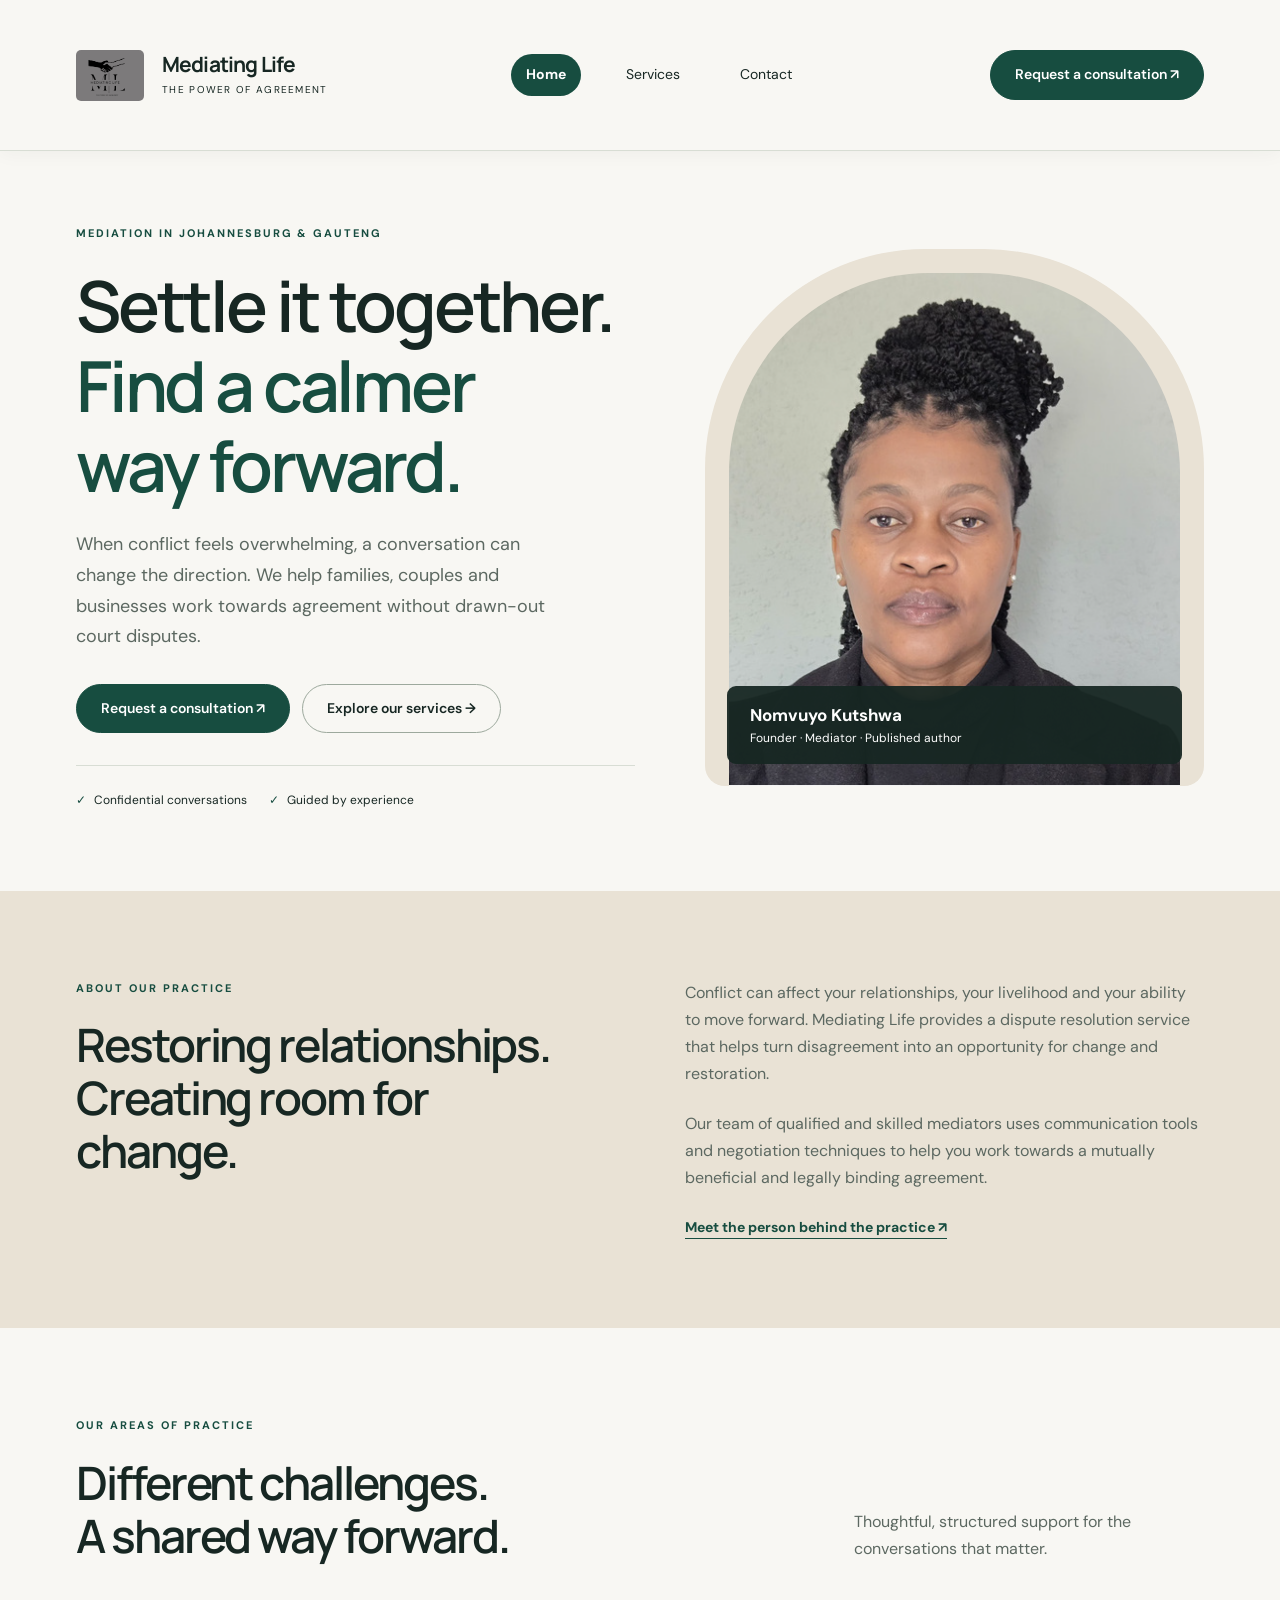
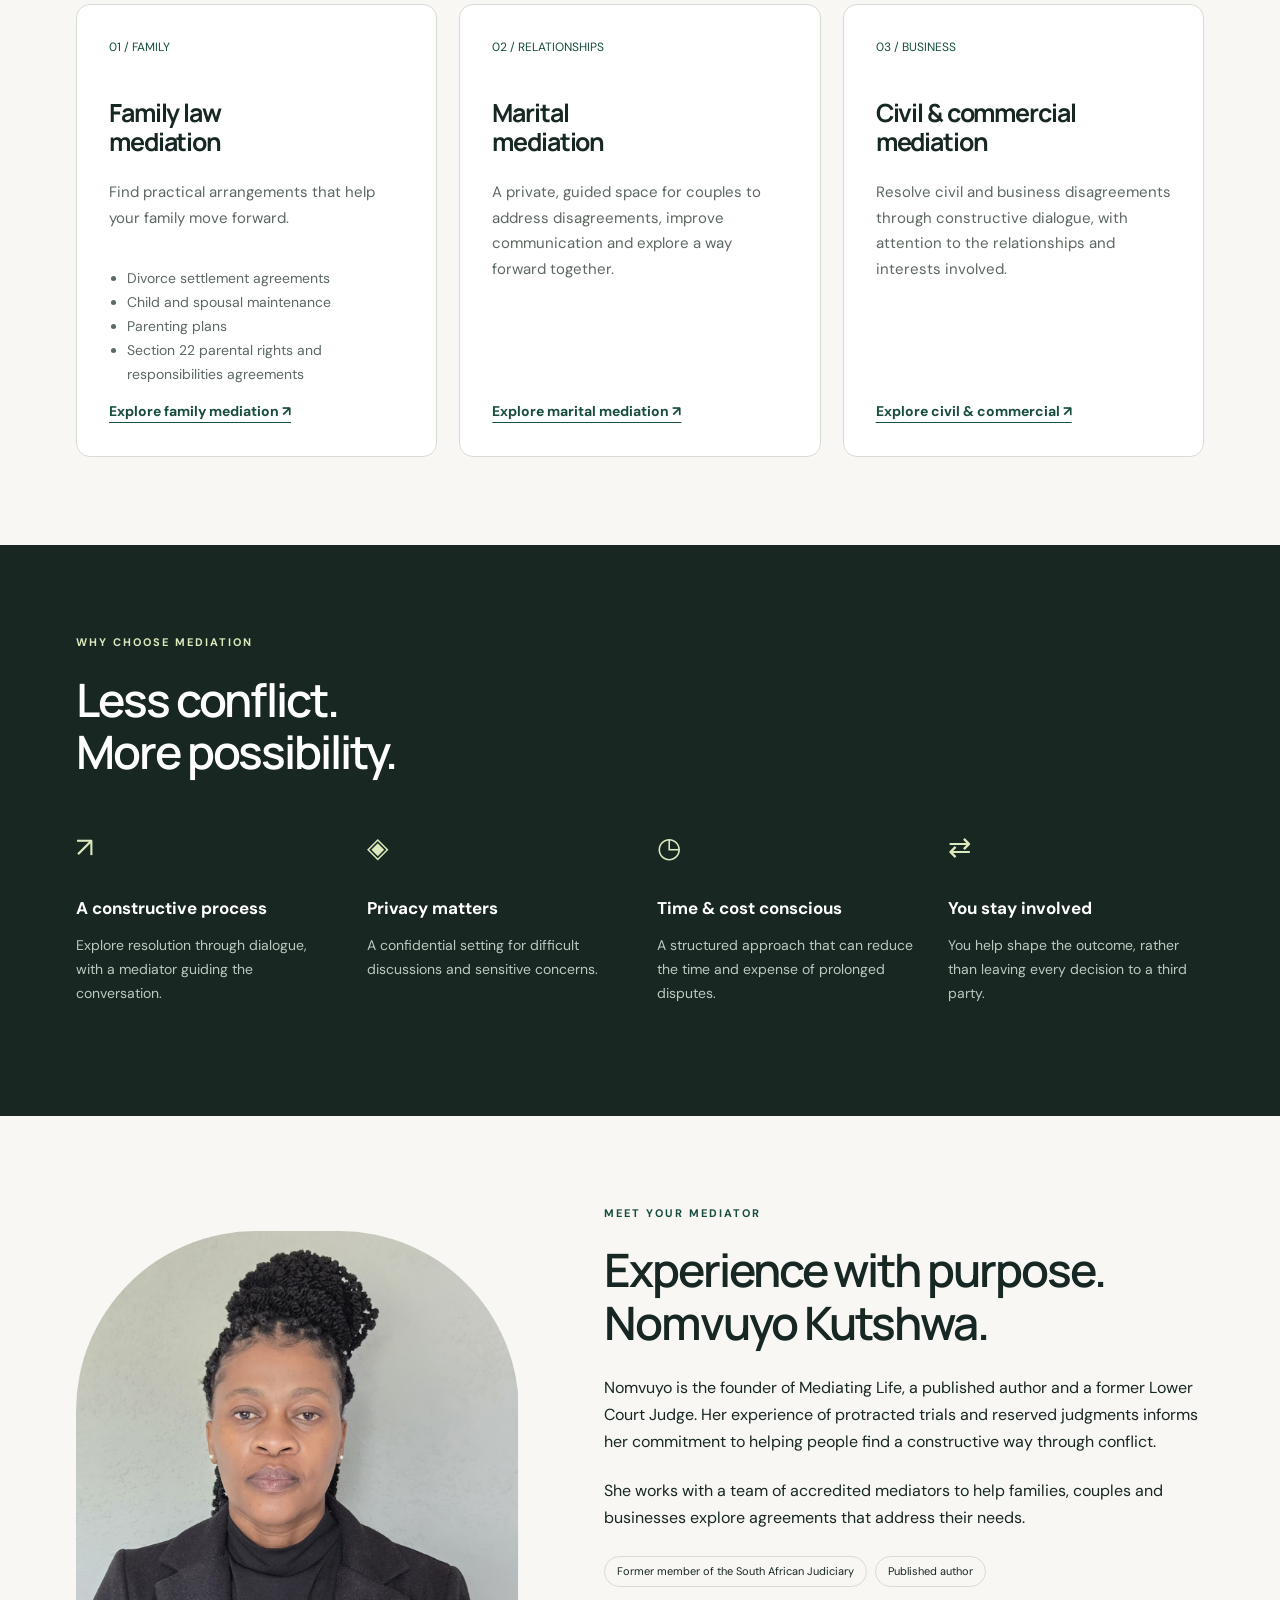
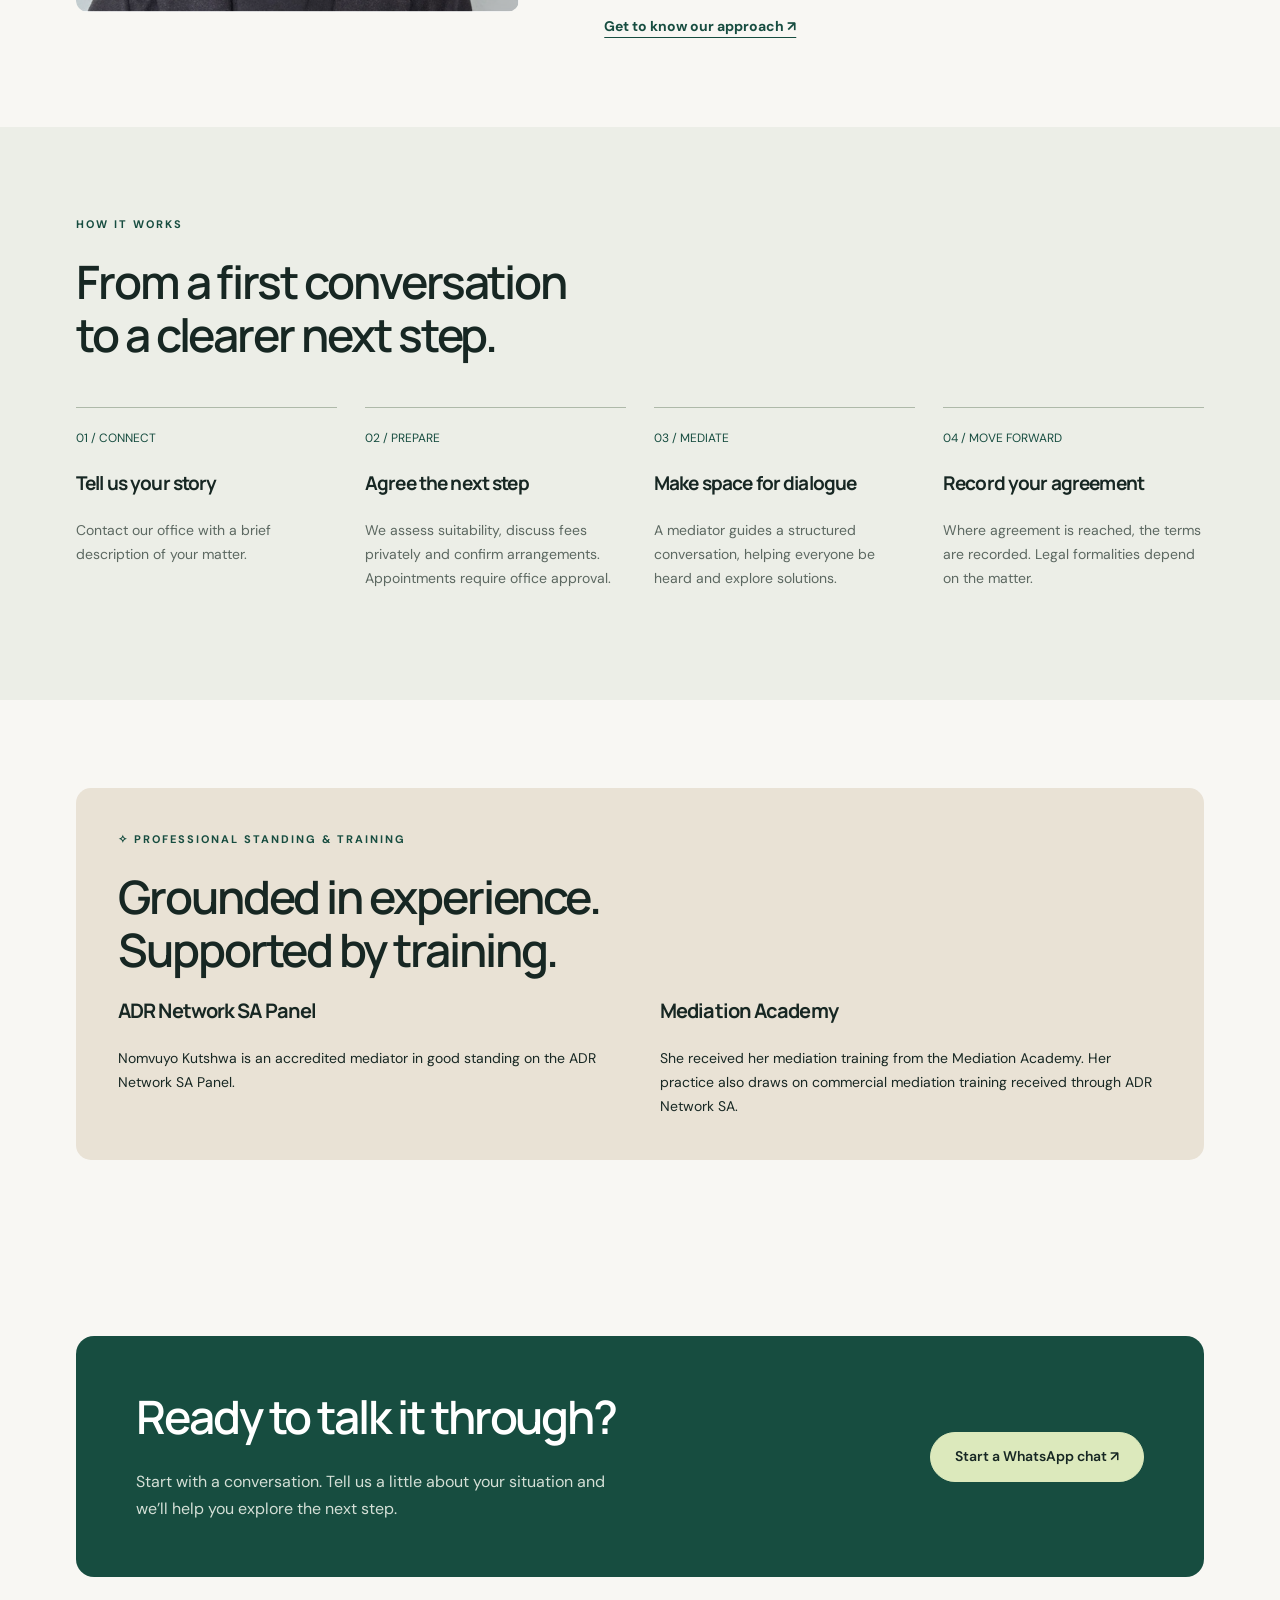
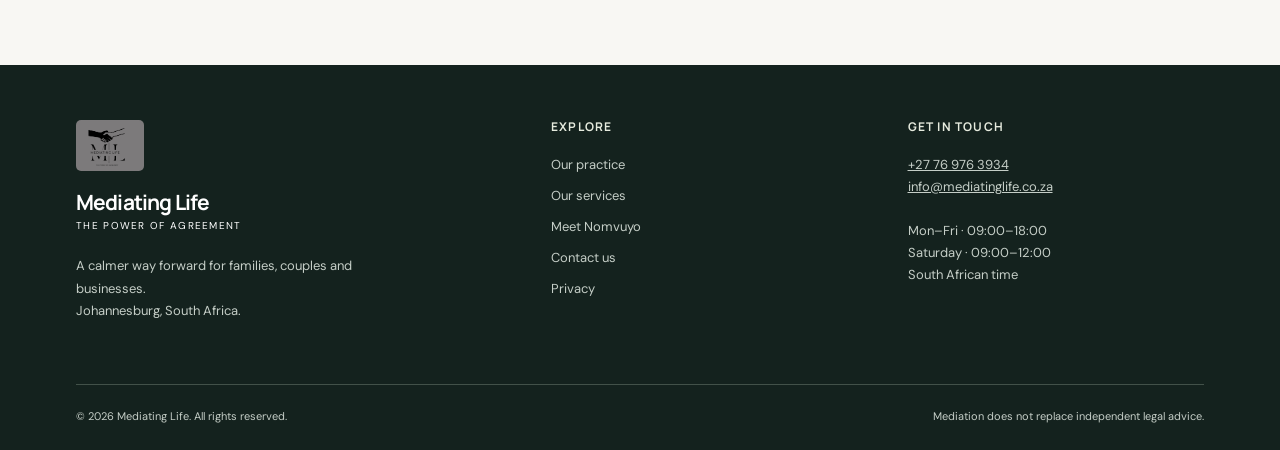
<file: index.html>
<!doctype html>
<html lang="en-ZA"><head><meta charset="utf-8"><meta name="viewport" content="width=device-width, initial-scale=1"><meta name="description" content="Mediation for families, couples and businesses in Johannesburg. Meet founder Nomvuyo Kutshwa and explore a calmer way forward."><meta name="theme-color" content="#174d40"><title>Mediating Life | The Power of Agreement</title><link rel="icon" href="assets/mediating-life-logo.jpg"><link rel="stylesheet" href="styles.css"><script src="site.js" defer></script></head><body><a class="skip" href="#main">Skip to content</a><header><div class="wrap nav"><a class="brand" href="index.html"><img src="assets/mediating-life-logo.jpg" alt="Mediating Life logo" width="68" height="51"><span><strong>Mediating Life</strong><small>The power of agreement</small></span></a><button class="menu" aria-expanded="false" aria-controls="navigation">Menu ☰</button><nav class="links" id="navigation" aria-label="Main navigation"><a href="index.html" aria-current="page">Home</a><a href="services.html" >Services</a><a href="contact.html" >Contact</a></nav><a class="btn" href="contact.html#enquiry">Request a consultation ↗</a></div></header><main id="main"><section class="hero"><div class="wrap"><div class="hero-grid"><div><span class="eyebrow">Mediation in Johannesburg & Gauteng</span><h1>Settle it together.<br><em>Find a calmer<br>way forward.</em></h1><p>When conflict feels overwhelming, a conversation can change the direction. We help families, couples and businesses work towards agreement without drawn-out court disputes.</p><div class="actions"><a class="btn" href="contact.html#enquiry">Request a consultation ↗</a><a class="btn outline" href="services.html">Explore our services →</a></div><div class="trustline"><span>Confidential conversations</span><span>Guided by experience</span></div></div><div class="portrait"><img src="assets/nomvuyo-kutshwa.png" alt="Nomvuyo Kutshwa, founder of Mediating Life" width="601" height="517" fetchpriority="high"><div class="portrait-caption"><strong>Nomvuyo Kutshwa</strong>Founder · Mediator · Published author</div></div></div></div></section>
<section class="intro"><div class="wrap split"><div><span class="eyebrow">About our practice</span><h2>Restoring relationships.<br>Creating room for change.</h2></div><div><p>Conflict can affect your relationships, your livelihood and your ability to move forward. Mediating Life provides a dispute resolution service that helps turn disagreement into an opportunity for change and restoration.</p><p>Our team of qualified and skilled mediators uses communication tools and negotiation techniques to help you work towards a mutually beneficial and legally binding agreement.</p><a class="text-link" href="#founder">Meet the person behind the practice ↗</a></div></div></section>
<section><div class="wrap"><div class="section-head"><div><span class="eyebrow">Our areas of practice</span><h2>Different challenges.<br>A shared way forward.</h2></div><p>Thoughtful, structured support for the conversations that matter.</p></div><div class="cards"><article class="card"><span class="num">01 / FAMILY</span><h3>Family law<br>mediation</h3><p>Find practical arrangements that help your family move forward.</p><ul><li>Divorce settlement agreements</li><li>Child and spousal maintenance</li><li>Parenting plans</li><li>Section 22 parental rights and responsibilities agreements</li></ul><a class="text-link" href="services.html#family">Explore family mediation ↗</a></article><article class="card"><span class="num">02 / RELATIONSHIPS</span><h3>Marital<br>mediation</h3><p>A private, guided space for couples to address disagreements, improve communication and explore a way forward together.</p><a class="text-link" href="services.html#marital">Explore marital mediation ↗</a></article><article class="card"><span class="num">03 / BUSINESS</span><h3>Civil & commercial<br>mediation</h3><p>Resolve civil and business disagreements through constructive dialogue, with attention to the relationships and interests involved.</p><a class="text-link" href="services.html#commercial">Explore civil & commercial ↗</a></article></div></div></section>
<section class="dark"><div class="wrap"><span class="eyebrow">Why choose mediation</span><h2>Less conflict.<br>More possibility.</h2><div class="benefits"><div><span class="symbol">↗</span><b>A constructive process</b><p>Explore resolution through dialogue, with a mediator guiding the conversation.</p></div><div><span class="symbol">◈</span><b>Privacy matters</b><p>A confidential setting for difficult discussions and sensitive concerns.</p></div><div><span class="symbol">◷</span><b>Time & cost conscious</b><p>A structured approach that can reduce the time and expense of prolonged disputes.</p></div><div><span class="symbol">⇄</span><b>You stay involved</b><p>You help shape the outcome, rather than leaving every decision to a third party.</p></div></div></div></section>
<section id="founder"><div class="wrap founder-grid"><img class="founder-photo" src="assets/nomvuyo-kutshwa.png" alt="Portrait of Nomvuyo Kutshwa" width="601" height="517" loading="lazy"><div><span class="eyebrow">Meet your mediator</span><h2>Experience with purpose.<br>Nomvuyo Kutshwa.</h2><p>Nomvuyo is the founder of Mediating Life, a published author and a former Lower Court Judge. Her experience of protracted trials and reserved judgments informs her commitment to helping people find a constructive way through conflict.</p><p>She works with a team of accredited mediators to help families, couples and businesses explore agreements that address their needs.</p><div class="tags"><span>Former member of the South African Judiciary</span><span>Published author</span></div><a class="text-link" href="contact.html">Get to know our approach ↗</a></div></div></section>
<section class="soft"><div class="wrap"><span class="eyebrow">How it works</span><h2>From a first conversation<br>to a clearer next step.</h2><div class="steps"><div class="step"><span>01 / CONNECT</span><h3>Tell us your story</h3><p>Contact our office with a brief description of your matter.</p></div><div class="step"><span>02 / PREPARE</span><h3>Agree the next step</h3><p>We assess suitability, discuss fees privately and confirm arrangements. Appointments require office approval.</p></div><div class="step"><span>03 / MEDIATE</span><h3>Make space for dialogue</h3><p>A mediator guides a structured conversation, helping everyone be heard and explore solutions.</p></div><div class="step"><span>04 / MOVE FORWARD</span><h3>Record your agreement</h3><p>Where agreement is reached, the terms are recorded. Legal formalities depend on the matter.</p></div></div></div></section><section><div class="wrap"><div class="credentials"><span class="eyebrow">✧ Professional standing & training</span><h2>Grounded in experience.<br>Supported by training.</h2><div class="credential-grid"><div><h3>ADR Network SA Panel</h3><p>Nomvuyo Kutshwa is an accredited mediator in good standing on the ADR Network SA Panel.</p></div><div><h3>Mediation Academy</h3><p>She received her mediation training from the Mediation Academy. Her practice also draws on commercial mediation training received through ADR Network SA.</p></div></div></div></div></section><section><div class="wrap"><div class="cta"><div><h2>Ready to talk it through?</h2><p>Start with a conversation. Tell us a little about your situation and we’ll help you explore the next step.</p></div><a class="btn light" href="https://wa.me/27769763934?text=Hello%20Mediating%20Life%2C%20I%20would%20like%20to%20enquire%20about%20mediation." target="_blank" rel="noopener">Start a WhatsApp chat ↗</a></div></div></section></main><footer><div class="wrap"><div class="footer-grid"><div><a class="brand" href="index.html"><img src="assets/mediating-life-logo.jpg" width="68" height="51" alt="Mediating Life logo"><span><strong>Mediating Life</strong><small>The power of agreement</small></span></a><p style="margin-top:22px;max-width:290px">A calmer way forward for families, couples and businesses.<br>Johannesburg, South Africa.</p></div><div><h3>Explore</h3><nav aria-label="Footer navigation"><a href="index.html">Our practice</a><a href="services.html">Our services</a><a href="index.html#founder">Meet Nomvuyo</a><a href="contact.html">Contact us</a><a href="privacy.html">Privacy</a></nav></div><div><h3>Get in touch</h3><p><a href="tel:+27769763934">+27 76 976 3934</a><br><a href="mailto:info@mediatinglife.co.za">info@mediatinglife.co.za</a></p><p>Mon–Fri · 09:00–18:00<br>Saturday · 09:00–12:00<br>South African time</p></div></div><div class="footnote"><span>© 2026 Mediating Life. All rights reserved.</span><span>Mediation does not replace independent legal advice.</span></div></div></footer></body></html>
</file>
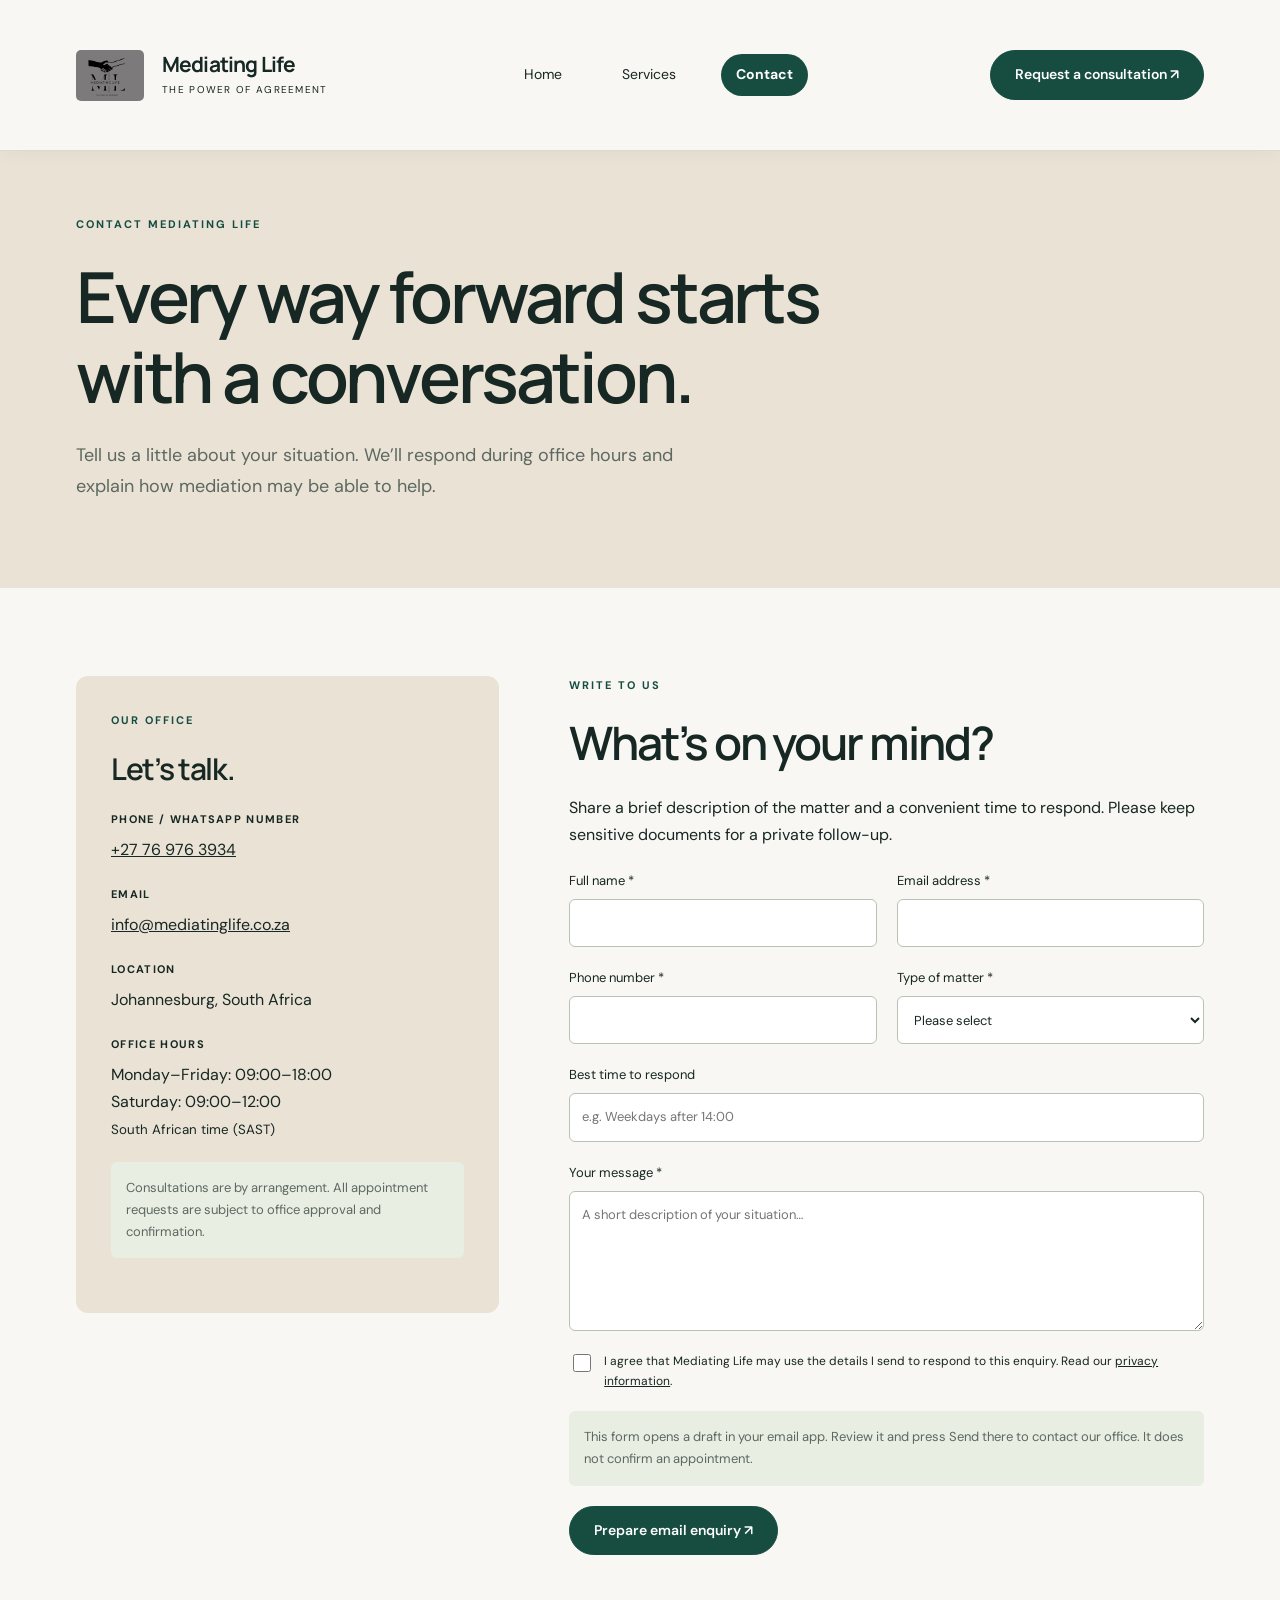
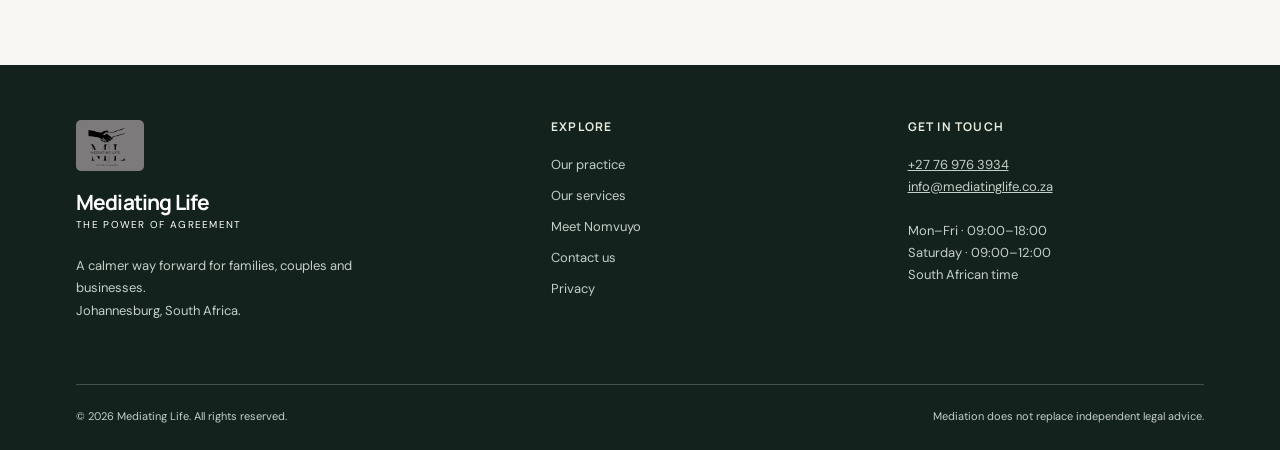
<file: contact.html>
<!doctype html>
<html lang="en-ZA"><head><meta charset="utf-8"><meta name="viewport" content="width=device-width, initial-scale=1"><meta name="description" content="Contact Mediating Life in Johannesburg. Request a consultation, subject to office approval."><meta name="theme-color" content="#174d40"><title>Contact & Consultation Requests | Mediating Life</title><link rel="icon" href="assets/mediating-life-logo.jpg"><link rel="stylesheet" href="styles.css"><script src="site.js" defer></script></head><body><a class="skip" href="#main">Skip to content</a><header><div class="wrap nav"><a class="brand" href="index.html"><img src="assets/mediating-life-logo.jpg" alt="Mediating Life logo" width="68" height="51"><span><strong>Mediating Life</strong><small>The power of agreement</small></span></a><button class="menu" aria-expanded="false" aria-controls="navigation">Menu ☰</button><nav class="links" id="navigation" aria-label="Main navigation"><a href="index.html" >Home</a><a href="services.html" >Services</a><a href="contact.html" aria-current="page">Contact</a></nav><a class="btn" href="contact.html#enquiry">Request a consultation ↗</a></div></header><main id="main"><div class="page-head"><div class="wrap"><span class="eyebrow">Contact Mediating Life</span><h1>Every way forward starts<br>with a conversation.</h1><p>Tell us a little about your situation. We’ll respond during office hours and explain how mediation may be able to help.</p></div></div><section><div class="wrap contact-grid"><aside class="contact-info"><span class="eyebrow">Our office</span><h2>Let’s talk.</h2><dl><dt>Phone / WhatsApp number</dt><dd><a href="tel:+27769763934">+27 76 976 3934</a></dd><dt>Email</dt><dd><a href="mailto:info@mediatinglife.co.za">info@mediatinglife.co.za</a></dd><dt>Location</dt><dd>Johannesburg, South Africa</dd><dt>Office hours</dt><dd>Monday–Friday: 09:00–18:00<br>Saturday: 09:00–12:00<br><small>South African time (SAST)</small></dd></dl><div class="notice">Consultations are by arrangement. All appointment requests are subject to office approval and confirmation.</div></aside><div><span class="eyebrow">Write to us</span><h2>What’s on your mind?</h2><p>Share a brief description of the matter and a convenient time to respond. Please keep sensitive documents for a private follow-up.</p><form id="enquiry"><div class="form-grid"><label class="field">Full name *<input name="name" autocomplete="name" required maxlength="100"></label><label class="field">Email address *<input type="email" name="email" autocomplete="email" required maxlength="200"></label><label class="field">Phone number *<input type="tel" name="phone" autocomplete="tel" required maxlength="40"></label><label class="field">Type of matter *<select name="matter" required><option value="">Please select</option><option>Family law mediation</option><option>Marital mediation</option><option>Civil and commercial mediation</option><option>Not sure / general enquiry</option></select></label><label class="field full">Best time to respond<input name="time" placeholder="e.g. Weekdays after 14:00" maxlength="150"></label><label class="field full">Your message *<textarea name="message" required maxlength="2000" placeholder="A short description of your situation…"></textarea></label></div><label class="check"><input type="checkbox" required><span>I agree that Mediating Life may use the details I send to respond to this enquiry. Read our <a href="privacy.html">privacy information</a>.</span></label><p class="notice">This form opens a draft in your email app. Review it and press Send there to contact our office. It does not confirm an appointment.</p><button class="btn" type="submit">Prepare email enquiry ↗</button><p class="status" id="form-status" role="status" aria-live="polite"></p><noscript><p>Please email <a href="mailto:info@mediatinglife.co.za">info@mediatinglife.co.za</a> directly to send your enquiry.</p></noscript></form></div></div></section></main><footer><div class="wrap"><div class="footer-grid"><div><a class="brand" href="index.html"><img src="assets/mediating-life-logo.jpg" width="68" height="51" alt="Mediating Life logo"><span><strong>Mediating Life</strong><small>The power of agreement</small></span></a><p style="margin-top:22px;max-width:290px">A calmer way forward for families, couples and businesses.<br>Johannesburg, South Africa.</p></div><div><h3>Explore</h3><nav aria-label="Footer navigation"><a href="index.html">Our practice</a><a href="services.html">Our services</a><a href="index.html#founder">Meet Nomvuyo</a><a href="contact.html">Contact us</a><a href="privacy.html">Privacy</a></nav></div><div><h3>Get in touch</h3><p><a href="tel:+27769763934">+27 76 976 3934</a><br><a href="mailto:info@mediatinglife.co.za">info@mediatinglife.co.za</a></p><p>Mon–Fri · 09:00–18:00<br>Saturday · 09:00–12:00<br>South African time</p></div></div><div class="footnote"><span>© 2026 Mediating Life. All rights reserved.</span><span>Mediation does not replace independent legal advice.</span></div></div></footer></body></html>
</file>
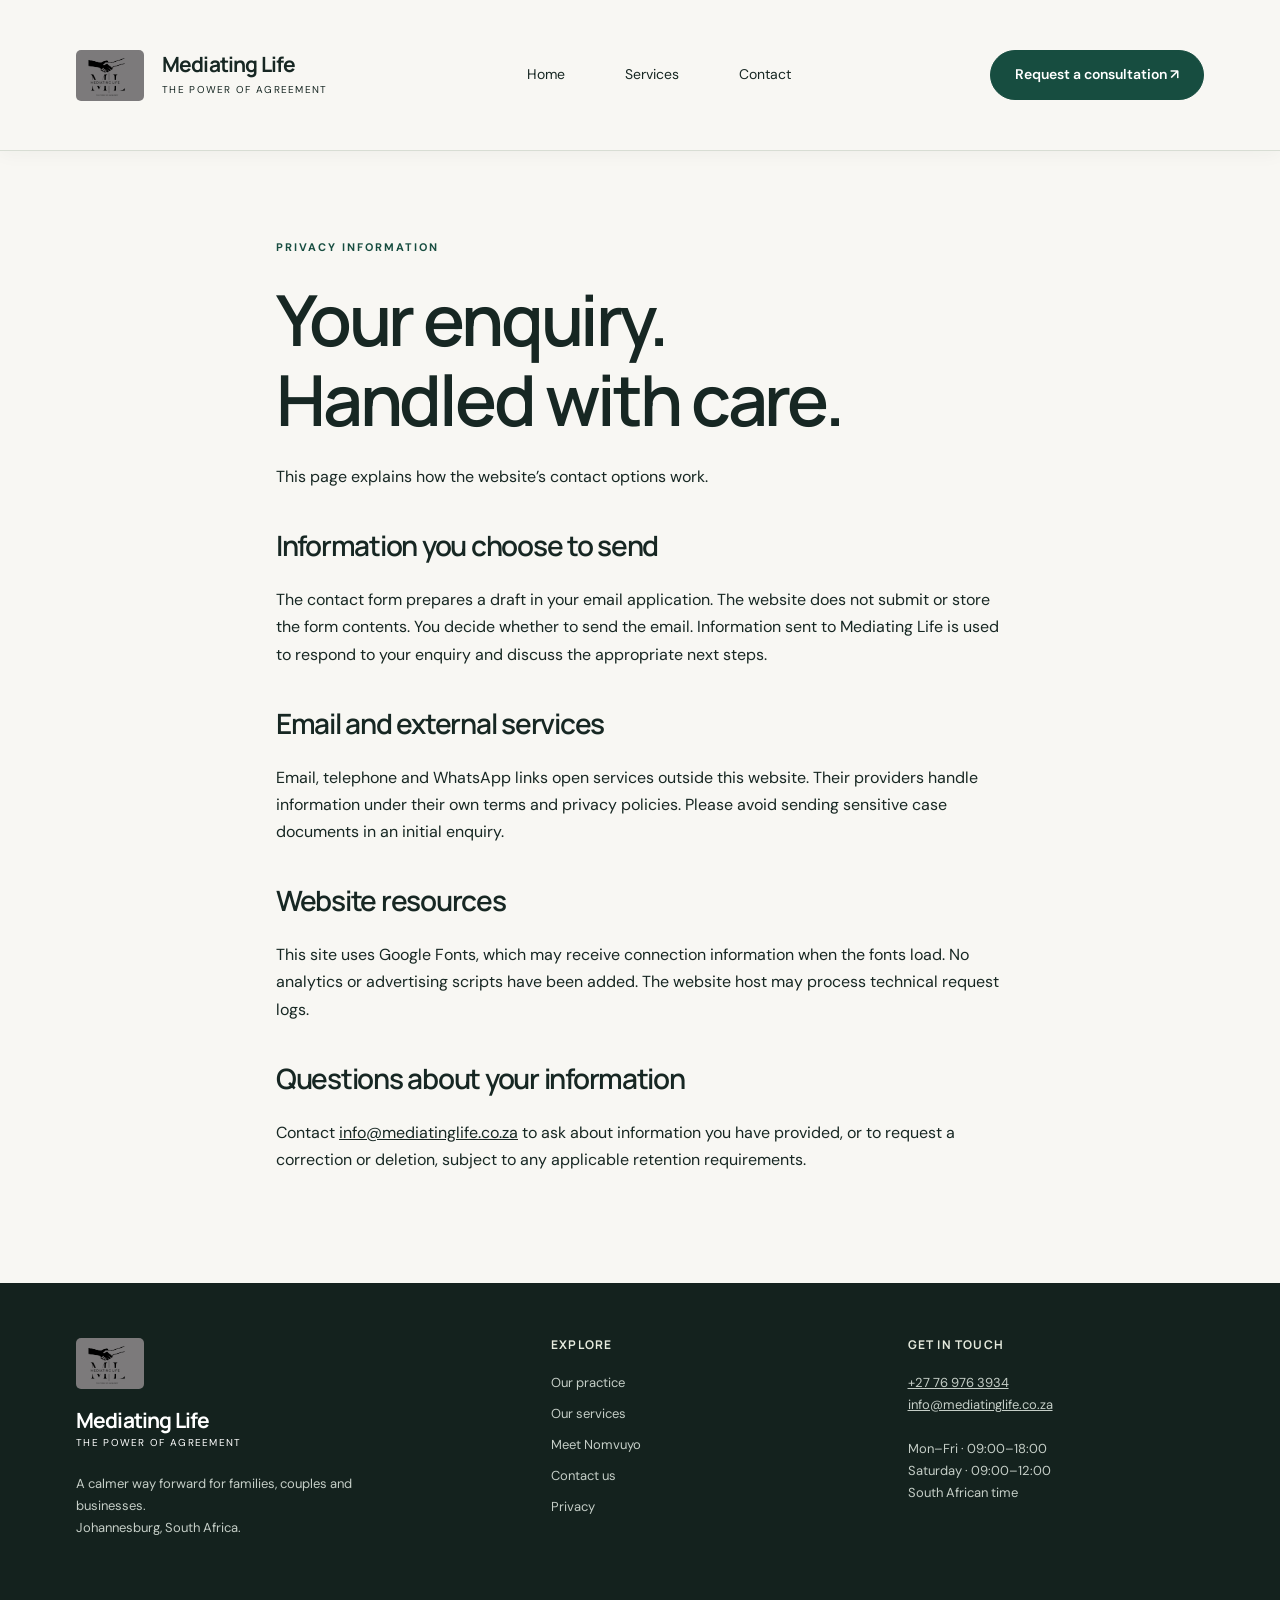
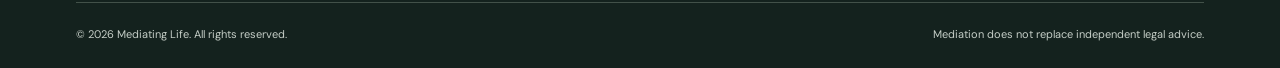
<file: privacy.html>
<!doctype html>
<html lang="en-ZA"><head><meta charset="utf-8"><meta name="viewport" content="width=device-width, initial-scale=1"><meta name="description" content="How enquiries and website resources work at Mediating Life."><meta name="theme-color" content="#174d40"><title>Privacy | Mediating Life</title><link rel="icon" href="assets/mediating-life-logo.jpg"><link rel="stylesheet" href="styles.css"><script src="site.js" defer></script></head><body><a class="skip" href="#main">Skip to content</a><header><div class="wrap nav"><a class="brand" href="index.html"><img src="assets/mediating-life-logo.jpg" alt="Mediating Life logo" width="68" height="51"><span><strong>Mediating Life</strong><small>The power of agreement</small></span></a><button class="menu" aria-expanded="false" aria-controls="navigation">Menu ☰</button><nav class="links" id="navigation" aria-label="Main navigation"><a href="index.html" >Home</a><a href="services.html" >Services</a><a href="contact.html" >Contact</a></nav><a class="btn" href="contact.html#enquiry">Request a consultation ↗</a></div></header><main id="main"><section><div class="wrap privacy-copy"><span class="eyebrow">Privacy information</span><h1>Your enquiry.<br>Handled with care.</h1><p>This page explains how the website’s contact options work.</p><h2>Information you choose to send</h2><p>The contact form prepares a draft in your email application. The website does not submit or store the form contents. You decide whether to send the email. Information sent to Mediating Life is used to respond to your enquiry and discuss the appropriate next steps.</p><h2>Email and external services</h2><p>Email, telephone and WhatsApp links open services outside this website. Their providers handle information under their own terms and privacy policies. Please avoid sending sensitive case documents in an initial enquiry.</p><h2>Website resources</h2><p>This site uses Google Fonts, which may receive connection information when the fonts load. No analytics or advertising scripts have been added. The website host may process technical request logs.</p><h2>Questions about your information</h2><p>Contact <a href="mailto:info@mediatinglife.co.za">info@mediatinglife.co.za</a> to ask about information you have provided, or to request a correction or deletion, subject to any applicable retention requirements.</p></div></section></main><footer><div class="wrap"><div class="footer-grid"><div><a class="brand" href="index.html"><img src="assets/mediating-life-logo.jpg" width="68" height="51" alt="Mediating Life logo"><span><strong>Mediating Life</strong><small>The power of agreement</small></span></a><p style="margin-top:22px;max-width:290px">A calmer way forward for families, couples and businesses.<br>Johannesburg, South Africa.</p></div><div><h3>Explore</h3><nav aria-label="Footer navigation"><a href="index.html">Our practice</a><a href="services.html">Our services</a><a href="index.html#founder">Meet Nomvuyo</a><a href="contact.html">Contact us</a><a href="privacy.html">Privacy</a></nav></div><div><h3>Get in touch</h3><p><a href="tel:+27769763934">+27 76 976 3934</a><br><a href="mailto:info@mediatinglife.co.za">info@mediatinglife.co.za</a></p><p>Mon–Fri · 09:00–18:00<br>Saturday · 09:00–12:00<br>South African time</p></div></div><div class="footnote"><span>© 2026 Mediating Life. All rights reserved.</span><span>Mediation does not replace independent legal advice.</span></div></div></footer></body></html>
</file>
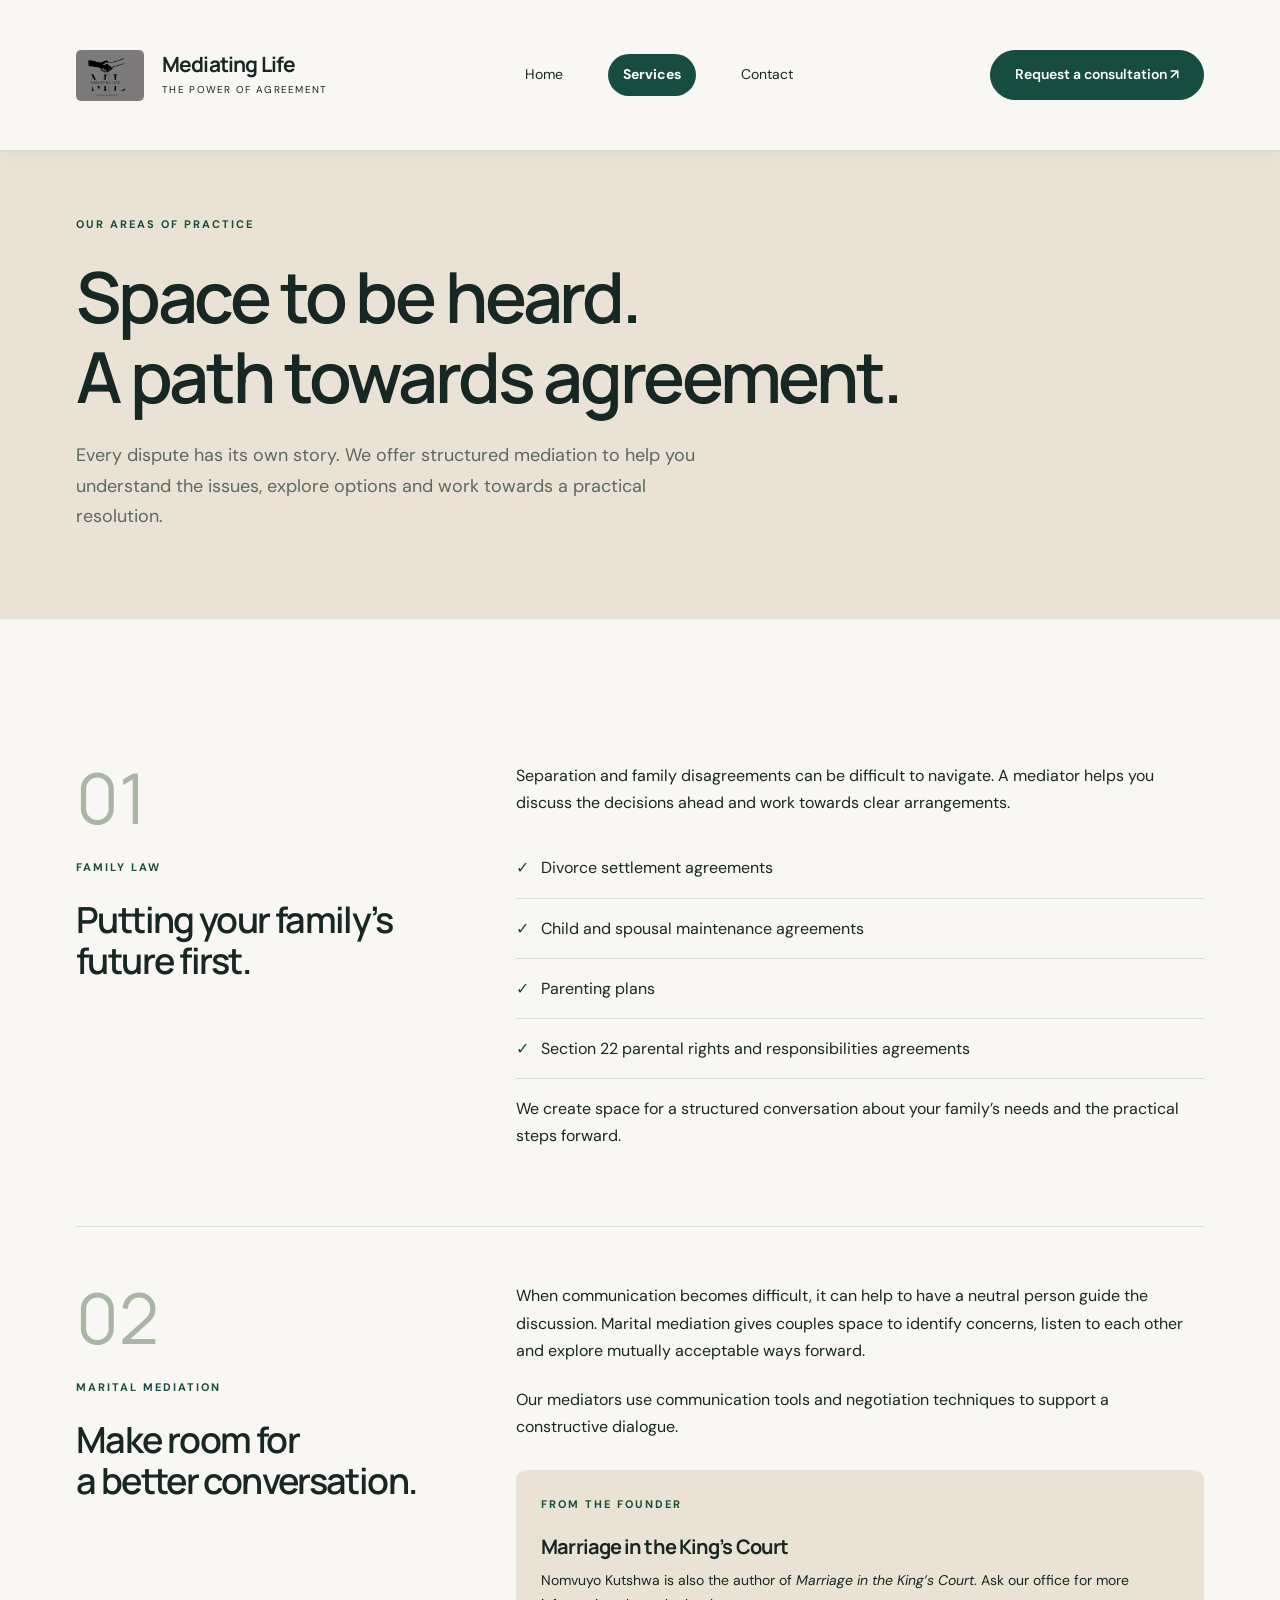
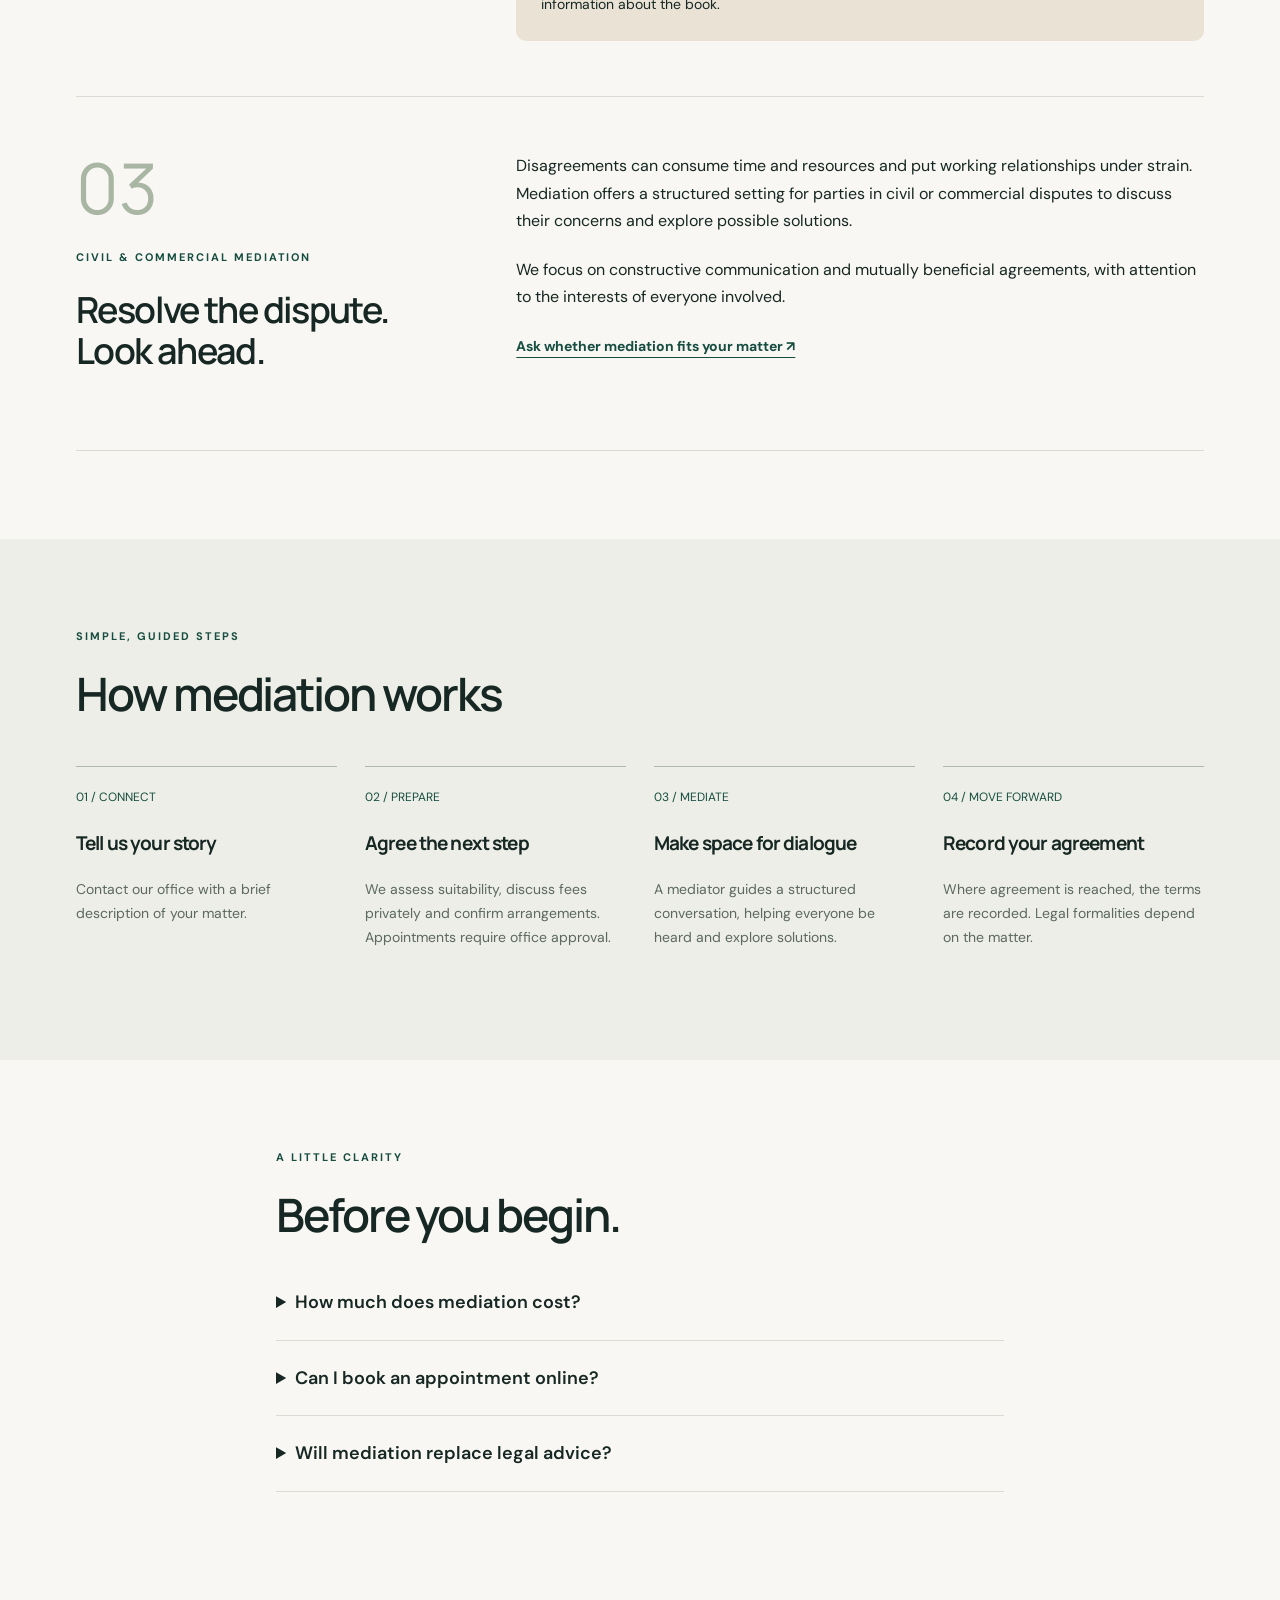
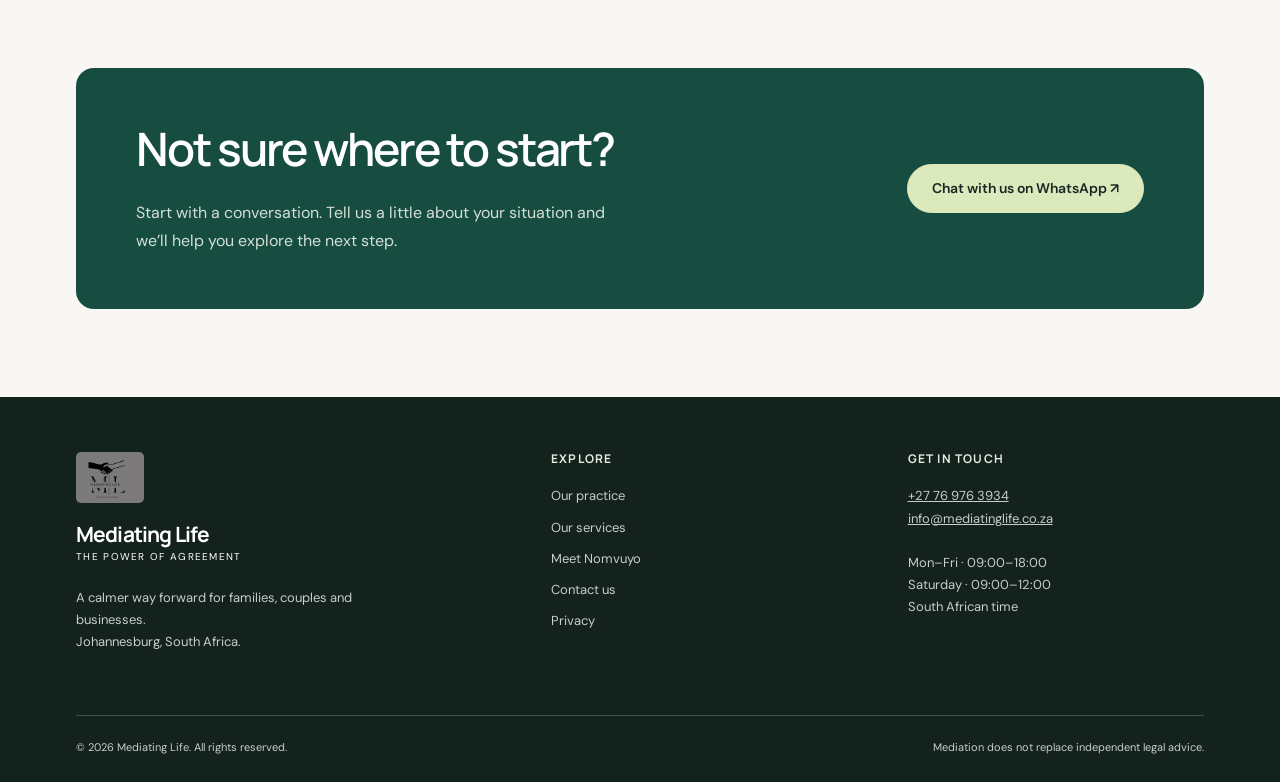
<file: services.html>
<!doctype html>
<html lang="en-ZA"><head><meta charset="utf-8"><meta name="viewport" content="width=device-width, initial-scale=1"><meta name="description" content="Explore family law, marital, civil and commercial mediation with Mediating Life."><meta name="theme-color" content="#174d40"><title>Our Services | Mediating Life</title><link rel="icon" href="assets/mediating-life-logo.jpg"><link rel="stylesheet" href="styles.css"><script src="site.js" defer></script></head><body><a class="skip" href="#main">Skip to content</a><header><div class="wrap nav"><a class="brand" href="index.html"><img src="assets/mediating-life-logo.jpg" alt="Mediating Life logo" width="68" height="51"><span><strong>Mediating Life</strong><small>The power of agreement</small></span></a><button class="menu" aria-expanded="false" aria-controls="navigation">Menu ☰</button><nav class="links" id="navigation" aria-label="Main navigation"><a href="index.html" >Home</a><a href="services.html" aria-current="page">Services</a><a href="contact.html" >Contact</a></nav><a class="btn" href="contact.html#enquiry">Request a consultation ↗</a></div></header><main id="main"><div class="page-head"><div class="wrap"><span class="eyebrow">Our areas of practice</span><h1>Space to be heard.<br>A path towards agreement.</h1><p>Every dispute has its own story. We offer structured mediation to help you understand the issues, explore options and work towards a practical resolution.</p></div></div><section><div class="wrap"><article class="service" id="family"><div><div class="service-no">01</div><span class="eyebrow">Family law</span><h2>Putting your family’s<br>future first.</h2></div><div><p>Separation and family disagreements can be difficult to navigate. A mediator helps you discuss the decisions ahead and work towards clear arrangements.</p><ul><li>Divorce settlement agreements</li><li>Child and spousal maintenance agreements</li><li>Parenting plans</li><li>Section 22 parental rights and responsibilities agreements</li></ul><p>We create space for a structured conversation about your family’s needs and the practical steps forward.</p></div></article><article class="service" id="marital"><div><div class="service-no">02</div><span class="eyebrow">Marital mediation</span><h2>Make room for<br>a better conversation.</h2></div><div><p>When communication becomes difficult, it can help to have a neutral person guide the discussion. Marital mediation gives couples space to identify concerns, listen to each other and explore mutually acceptable ways forward.</p><p>Our mediators use communication tools and negotiation techniques to support a constructive dialogue.</p><aside class="book"><span class="eyebrow">From the founder</span><h3>Marriage in the King’s Court</h3><p>Nomvuyo Kutshwa is also the author of <cite>Marriage in the King’s Court</cite>. Ask our office for more information about the book.</p></aside></div></article><article class="service" id="commercial"><div><div class="service-no">03</div><span class="eyebrow">Civil & commercial mediation</span><h2>Resolve the dispute.<br>Look ahead.</h2></div><div><p>Disagreements can consume time and resources and put working relationships under strain. Mediation offers a structured setting for parties in civil or commercial disputes to discuss their concerns and explore possible solutions.</p><p>We focus on constructive communication and mutually beneficial agreements, with attention to the interests of everyone involved.</p><a class="text-link" href="contact.html#enquiry">Ask whether mediation fits your matter ↗</a></div></article></div></section><section class="soft"><div class="wrap"><span class="eyebrow">Simple, guided steps</span><h2>How mediation works</h2><div class="steps"><div class="step"><span>01 / CONNECT</span><h3>Tell us your story</h3><p>Contact our office with a brief description of your matter.</p></div><div class="step"><span>02 / PREPARE</span><h3>Agree the next step</h3><p>We assess suitability, discuss fees privately and confirm arrangements. Appointments require office approval.</p></div><div class="step"><span>03 / MEDIATE</span><h3>Make space for dialogue</h3><p>A mediator guides a structured conversation, helping everyone be heard and explore solutions.</p></div><div class="step"><span>04 / MOVE FORWARD</span><h3>Record your agreement</h3><p>Where agreement is reached, the terms are recorded. Legal formalities depend on the matter.</p></div></div></div></section><section><div class="wrap faq"><span class="eyebrow">A little clarity</span><h2>Before you begin.</h2><details><summary>How much does mediation cost?</summary><p>Fees are discussed privately because every matter differs in complexity and time required. Sessions begin only once the invoice has been accepted.</p></details><details><summary>Can I book an appointment online?</summary><p>You can request a consultation through our contact page. The office must approve and confirm an appointment before it is booked.</p></details><details><summary>Will mediation replace legal advice?</summary><p>Mediation helps parties explore agreement. It does not replace independent legal advice. The steps required to formalise an agreement depend on your matter.</p></details></div></section><section><div class="wrap"><div class="cta"><div><h2>Not sure where to start?</h2><p>Start with a conversation. Tell us a little about your situation and we’ll help you explore the next step.</p></div><a class="btn light" href="https://wa.me/27769763934?text=Hello%20Mediating%20Life%2C%20I%20would%20like%20to%20enquire%20about%20mediation." target="_blank" rel="noopener">Chat with us on WhatsApp ↗</a></div></div></section></main><footer><div class="wrap"><div class="footer-grid"><div><a class="brand" href="index.html"><img src="assets/mediating-life-logo.jpg" width="68" height="51" alt="Mediating Life logo"><span><strong>Mediating Life</strong><small>The power of agreement</small></span></a><p style="margin-top:22px;max-width:290px">A calmer way forward for families, couples and businesses.<br>Johannesburg, South Africa.</p></div><div><h3>Explore</h3><nav aria-label="Footer navigation"><a href="index.html">Our practice</a><a href="services.html">Our services</a><a href="index.html#founder">Meet Nomvuyo</a><a href="contact.html">Contact us</a><a href="privacy.html">Privacy</a></nav></div><div><h3>Get in touch</h3><p><a href="tel:+27769763934">+27 76 976 3934</a><br><a href="mailto:info@mediatinglife.co.za">info@mediatinglife.co.za</a></p><p>Mon–Fri · 09:00–18:00<br>Saturday · 09:00–12:00<br>South African time</p></div></div><div class="footnote"><span>© 2026 Mediating Life. All rights reserved.</span><span>Mediation does not replace independent legal advice.</span></div></div></footer></body></html>
</file>
<file: styles.css>
@import url('https://fonts.googleapis.com/css2?family=DM+Sans:wght@400;500;600;700&family=Manrope:wght@400;500;600;700;800&display=swap');
:root{--ink:#172723;--green:#174d40;--lime:#dce9bc;--sand:#e9e2d5;--paper:#f8f7f3;--muted:#5c6861;--line:#d8ddd4}*{box-sizing:border-box}html{scroll-behavior:smooth;scroll-padding-top:100px}body{margin:0;background:var(--paper);color:var(--ink);font:16px/1.7 'DM Sans',Arial,sans-serif}h1,h2,h3,h4{font-family:Manrope,Arial,sans-serif;line-height:1.14;letter-spacing:-.045em;margin:0 0 24px}h1{font-size:clamp(43px,5.5vw,78px);font-weight:600}h2{font-size:clamp(32px,3.6vw,48px);font-weight:600}h3{font-size:25px}p{margin:0 0 22px}a{color:inherit}button,input,select,textarea{font:inherit}a,button{touch-action:manipulation}a:focus-visible,button:focus-visible,input:focus-visible,select:focus-visible,textarea:focus-visible{outline:3px solid #a87833;outline-offset:5px}.wrap{max-width:1200px;margin:auto;padding:0 36px}.skip{position:absolute;top:-100px;left:20px;background:white;padding:12px;z-index:100}.skip:focus{top:10px}header{position:sticky;top:0;z-index:20;background:rgba(248,247,243,.97);border-bottom:1px solid var(--line)}.nav{height:94px;display:flex;align-items:center;justify-content:space-between;gap:25px}.brand{display:flex;gap:12px;align-items:center;text-decoration:none;line-height:1.3}.brand img{width:68px;height:51px;object-fit:cover;border-radius:5px}.brand strong{display:block;font-family:Manrope,sans-serif;font-size:18px;letter-spacing:-.04em}.brand small{font-size:9px;letter-spacing:.13em;text-transform:uppercase}.links{display:flex;gap:30px;align-items:center}.links a{text-decoration:none;font-size:14px}.links a[aria-current]{border-bottom:2px solid var(--green);padding-bottom:6px}.btn{display:inline-flex;justify-content:center;align-items:center;gap:14px;padding:14px 24px;background:var(--green);color:white;border:1px solid var(--green);border-radius:100px;text-decoration:none;line-height:1.4;font-weight:600;font-size:14px;cursor:pointer;transition:background .2s,transform .2s}.btn:hover{background:#286451;transform:translateY(-2px)}.btn.light{background:var(--lime);color:var(--ink);border-color:var(--lime)}.btn.outline{background:transparent;color:var(--ink);border-color:#9da99d}.menu{display:none;background:none;border:1px solid var(--line);border-radius:6px;padding:8px 13px}.eyebrow{text-transform:uppercase;letter-spacing:.18em;font-size:11px;font-weight:700;display:block;margin-bottom:22px;color:var(--green)}.hero{padding:74px 0 80px}.hero-grid{display:grid;grid-template-columns:1.12fr 1fr;gap:70px;align-items:center}.hero p{max-width:470px;color:var(--muted);font-size:18px}.hero h1 em{font-style:normal;color:var(--green)}.actions{display:flex;gap:12px;flex-wrap:wrap;margin:32px 0}.micro{font-size:12px!important;letter-spacing:.02em}.portrait{position:relative;background:var(--sand);border-radius:220px 220px 20px 20px;padding:24px 24px 0;overflow:hidden}.portrait img{width:100%;display:block;border-radius:200px 200px 0 0;aspect-ratio: .88;object-fit:cover;object-position:50% 25%}.portrait-caption{position:absolute;bottom:22px;left:22px;right:22px;background:rgba(23,39,35,.94);color:white;padding:17px 23px;border-radius:9px;line-height:1.5;font-size:12px}.portrait-caption strong{font-size:17px;display:block}.trustline{display:flex;gap:22px;border-top:1px solid var(--line);padding-top:24px;flex-wrap:wrap;font-size:12px}.trustline span:before{content:'✓';margin-right:8px;color:var(--green)}section{padding:88px 0}.intro{background:var(--sand)}.split{display:grid;grid-template-columns:1fr 1fr;gap:90px}.split p{color:var(--muted)}.text-link{font-size:14px;color:var(--green);text-underline-offset:6px;font-weight:700}.section-head{display:flex;justify-content:space-between;gap:28px;align-items:end;margin-bottom:42px}.section-head h2{margin:0}.section-head p{max-width:350px;color:var(--muted);margin:0}.cards{display:grid;grid-template-columns:repeat(3,1fr);gap:22px}.card{padding:32px;border:1px solid var(--line);border-radius:14px;background:white;display:flex;flex-direction:column}.card .num{font-size:12px;color:var(--green);margin-bottom:42px;display:block}.card p{color:var(--muted);font-size:15px}.card .text-link{margin-top:auto}.card ul{padding-left:18px;color:var(--muted);font-size:14px}.dark{background:#182722;color:white}.dark .eyebrow{color:var(--lime)}.benefits{display:grid;grid-template-columns:repeat(4,1fr);gap:34px;margin-top:45px}.benefits b{display:block;font-size:17px;margin-bottom:12px}.benefits p{font-size:14px;color:#bdc9bf}.symbol{font-size:28px;color:var(--lime);display:block;margin-bottom:22px}.founder-grid{display:grid;grid-template-columns:.85fr 1.15fr;gap:85px;align-items:center}.founder-photo{width:100%;border-radius:180px 180px 12px 12px;display:block}.tags{display:flex;gap:8px;flex-wrap:wrap;margin:25px 0}.tags span{font-size:11px;padding:5px 12px;border:1px solid var(--line);border-radius:50px}.soft{background:#eceee7}.steps{display:grid;grid-template-columns:repeat(4,1fr);gap:28px;margin-top:46px}.step{border-top:1px solid #aeb9a9;padding-top:20px}.step span{font-size:12px;color:var(--green);display:block;margin-bottom:25px}.step h3{font-size:19px}.step p{font-size:14px;color:var(--muted)}.credentials{background:var(--sand);border-radius:15px;padding:42px}.credential-grid{display:grid;grid-template-columns:1fr 1fr;gap:40px}.credential-grid h3{font-size:20px}.credential-grid p{font-size:14px;margin:0}.cta{background:var(--green);color:white;border-radius:18px;padding:55px 60px;display:flex;justify-content:space-between;align-items:center;gap:40px}.cta h2{max-width:500px}.cta p{max-width:480px;color:#d4dfd6;margin:0}.cta .btn{white-space:nowrap}footer{background:#14221e;color:#c5cec7;padding:55px 0 25px}.footer-grid{display:grid;grid-template-columns:1.4fr 1fr 1fr;gap:60px}.footer-grid .brand{color:white}.footer-grid p,.footer-grid a{font-size:13px}.footer-grid h3{font-size:12px;letter-spacing:.1em;text-transform:uppercase;color:#e6ebde;margin-bottom:20px}.footer-grid nav a{display:block;margin-bottom:9px;text-decoration:none}.footnote{border-top:1px solid #425149;margin-top:40px;padding-top:22px;font-size:11px;display:flex;justify-content:space-between;gap:25px}.page-head{padding:65px 0;background:var(--sand)}.page-head p{max-width:620px;color:var(--muted);font-size:18px}.page-head h1{max-width:850px}.service{display:grid;grid-template-columns:.7fr 1.3fr;gap:70px;padding:55px 0;border-bottom:1px solid var(--line)}.service-no{font-size:70px;font-family:Manrope,sans-serif;color:#a9b6a4;line-height:1;margin-bottom:26px}.service h2{font-size:36px}.service ul{list-style:none;padding:0}.service li{padding:16px 0;border-bottom:1px solid var(--line)}.service li:before{content:'✓';color:var(--green);margin-right:12px}.book{background:var(--sand);padding:25px;border-radius:10px;margin-top:30px}.book h3{font-size:20px;margin-bottom:10px}.book p{margin:0;font-size:14px}.contact-grid{display:grid;grid-template-columns:.8fr 1.2fr;gap:70px}.contact-info{padding:35px;background:var(--sand);border-radius:12px;align-self:start}.contact-info dl{margin:0}.contact-info dt{font-size:11px;font-weight:700;letter-spacing:.12em;text-transform:uppercase;margin:22px 0 7px}.contact-info dd{margin:0;font-size:16px;overflow-wrap:anywhere}.contact-info h2{font-size:30px}.contact-info p{font-size:14px}.form-grid{display:grid;grid-template-columns:1fr 1fr;gap:20px}.field{display:flex;flex-direction:column;gap:7px;font-size:13px}.field.full{grid-column:1/-1}input,textarea,select{width:100%;background:white;border:1px solid #b8c2b6;border-radius:6px;padding:12px;color:var(--ink);min-height:48px}textarea{resize:vertical;min-height:140px}.check{display:flex;gap:10px;align-items:start;font-size:12px;margin:20px 0}.check input{width:18px;min-height:18px;margin-top:3px;flex-shrink:0}.notice{font-size:13px;color:var(--muted);padding:15px;background:#e9eee2;border-radius:6px;margin:20px 0}.faq{max-width:800px;margin:auto}.faq details{border-bottom:1px solid var(--line);padding:22px 0}.faq summary{font-size:18px;font-weight:600;cursor:pointer}.faq details p{padding-top:18px;color:var(--muted);font-size:15px;margin:0}.status{font-size:14px;margin-top:20px}.privacy-copy{max-width:800px}.privacy-copy h2{font-size:28px;margin-top:40px}
@media(min-width:1600px){.hero{padding:100px 0}}@media(max-width:900px){.wrap{padding:0 24px}.hero-grid,.founder-grid{gap:35px}.hero h1{font-size:49px}.links{gap:18px}.nav>.btn{display:none}.split{gap:40px}.cards{gap:12px}.card{padding:24px}.benefits{grid-template-columns:1fr 1fr}.contact-grid{gap:30px}.cta{padding:40px}.footer-grid{gap:28px}.service{gap:35px}}@media(max-width:640px){.wrap{padding:0 21px}.nav{height:78px}.brand strong{font-size:16px}.brand img{width:55px;height:43px}.brand small{font-size:8px}.menu{display:block}.links{display:none;position:absolute;top:78px;left:0;right:0;background:var(--paper);padding:22px;border-bottom:1px solid var(--line);align-items:stretch}.links.open{display:flex;flex-direction:column}.links a{padding:8px}.hero{padding:42px 0 50px}.hero-grid,.split,.founder-grid,.contact-grid,.service{grid-template-columns:1fr;gap:32px}.hero h1{font-size:47px}.hero p{font-size:16px}.hero-grid .portrait{max-width:390px;width:100%;margin:auto}.portrait img{aspect-ratio:1.05}.trustline{gap:10px 20px}.eyebrow{font-size:10px;margin-bottom:17px}section{padding:58px 0}.cards,.footer-grid,.credential-grid{grid-template-columns:1fr}.section-head{display:block}.section-head p{margin-top:22px}.card .num{margin-bottom:22px}.benefits,.steps{grid-template-columns:1fr 1fr;gap:25px}.founder-photo{max-width:350px;margin:auto}.credentials{padding:28px}.cta{padding:30px;display:block}.cta .btn{margin-top:26px;white-space:normal}.cta h2{font-size:32px}.footnote{display:block}.footnote span{display:block;margin-top:12px}.service{padding:35px 0}.service-no{font-size:45px;margin-bottom:15px}.form-grid{grid-template-columns:1fr}.field{grid-column:1/-1}.page-head{padding:45px 0}.page-head h1{font-size:43px}.contact-info{padding:27px}.actions .btn{width:100%}.steps h3{font-size:17px}}@media(prefers-reduced-motion:reduce){html{scroll-behavior:auto}*,*:before,*:after{transition:none!important}}

.founder-photo{height:auto}.portrait img{height:auto}
/* Keep navigation visible and reserve its space on every page. */
:root{--header-height:94px}
body{padding-top:var(--header-height)}
header{position:fixed;inset:0 0 auto;box-shadow:0 3px 18px #1727230a}
html{scroll-padding-top:calc(var(--header-height) + 24px)}
.links a{padding:9px 15px;border-radius:100px;transition:background .2s,color .2s}
.links a:hover{background:#e9eee2}
.links a[aria-current]{padding-bottom:9px;border:0;background:var(--green);color:white;font-weight:700}
@media(max-width:900px){.links{gap:6px}}
@media(max-width:640px){:root{--header-height:78px}.links a,.links a[aria-current]{padding:12px 16px}}
/* Crop only the logo's empty margins, preserving all artwork and lettering. */
:root{--header-height:150px}
.nav{height:var(--header-height)}
.brand{flex-shrink:0;gap:18px}
.brand-logo{position:relative;display:block;overflow:hidden;flex-shrink:0;width:136px;height:126px;border-radius:8px;background:#807e7e}
.brand .brand-logo img{position:absolute;width:270px;height:auto;max-width:none;left:-67px;top:-14px;object-fit:contain;border-radius:0}
.brand strong{font-size:21px}
.brand small{font-size:10px}
.footer-grid .brand{align-items:flex-start;flex-direction:column;gap:18px}
.footer-grid .brand-logo{width:260px;height:240px;max-width:100%}
.footer-grid .brand-logo img{width:515px;left:-127px;top:-27px}
@media(max-width:1100px){.nav>.btn{display:none}}
@media(max-width:640px){
 :root{--header-height:140px}
 .links{top:var(--header-height)}
 header .brand-logo{width:160px;height:126px}
 header .brand .brand-logo img{width:270px;left:-55px;top:-14px}
 header .brand>span:not(.brand-logo){display:none}
 .footer-grid .brand-logo{width:260px;height:240px}
}

/* Mobile portrait: place the name panel BELOW the image, never over it. */
@media (max-width: 640px) {
  .portrait img {
    height: auto;
    aspect-ratio: auto;
    object-fit: contain;
  }

  .portrait-caption {
    position: static;
    inset: auto;
    width: auto;
    margin: 16px 0 20px;
  }
}
</file>
